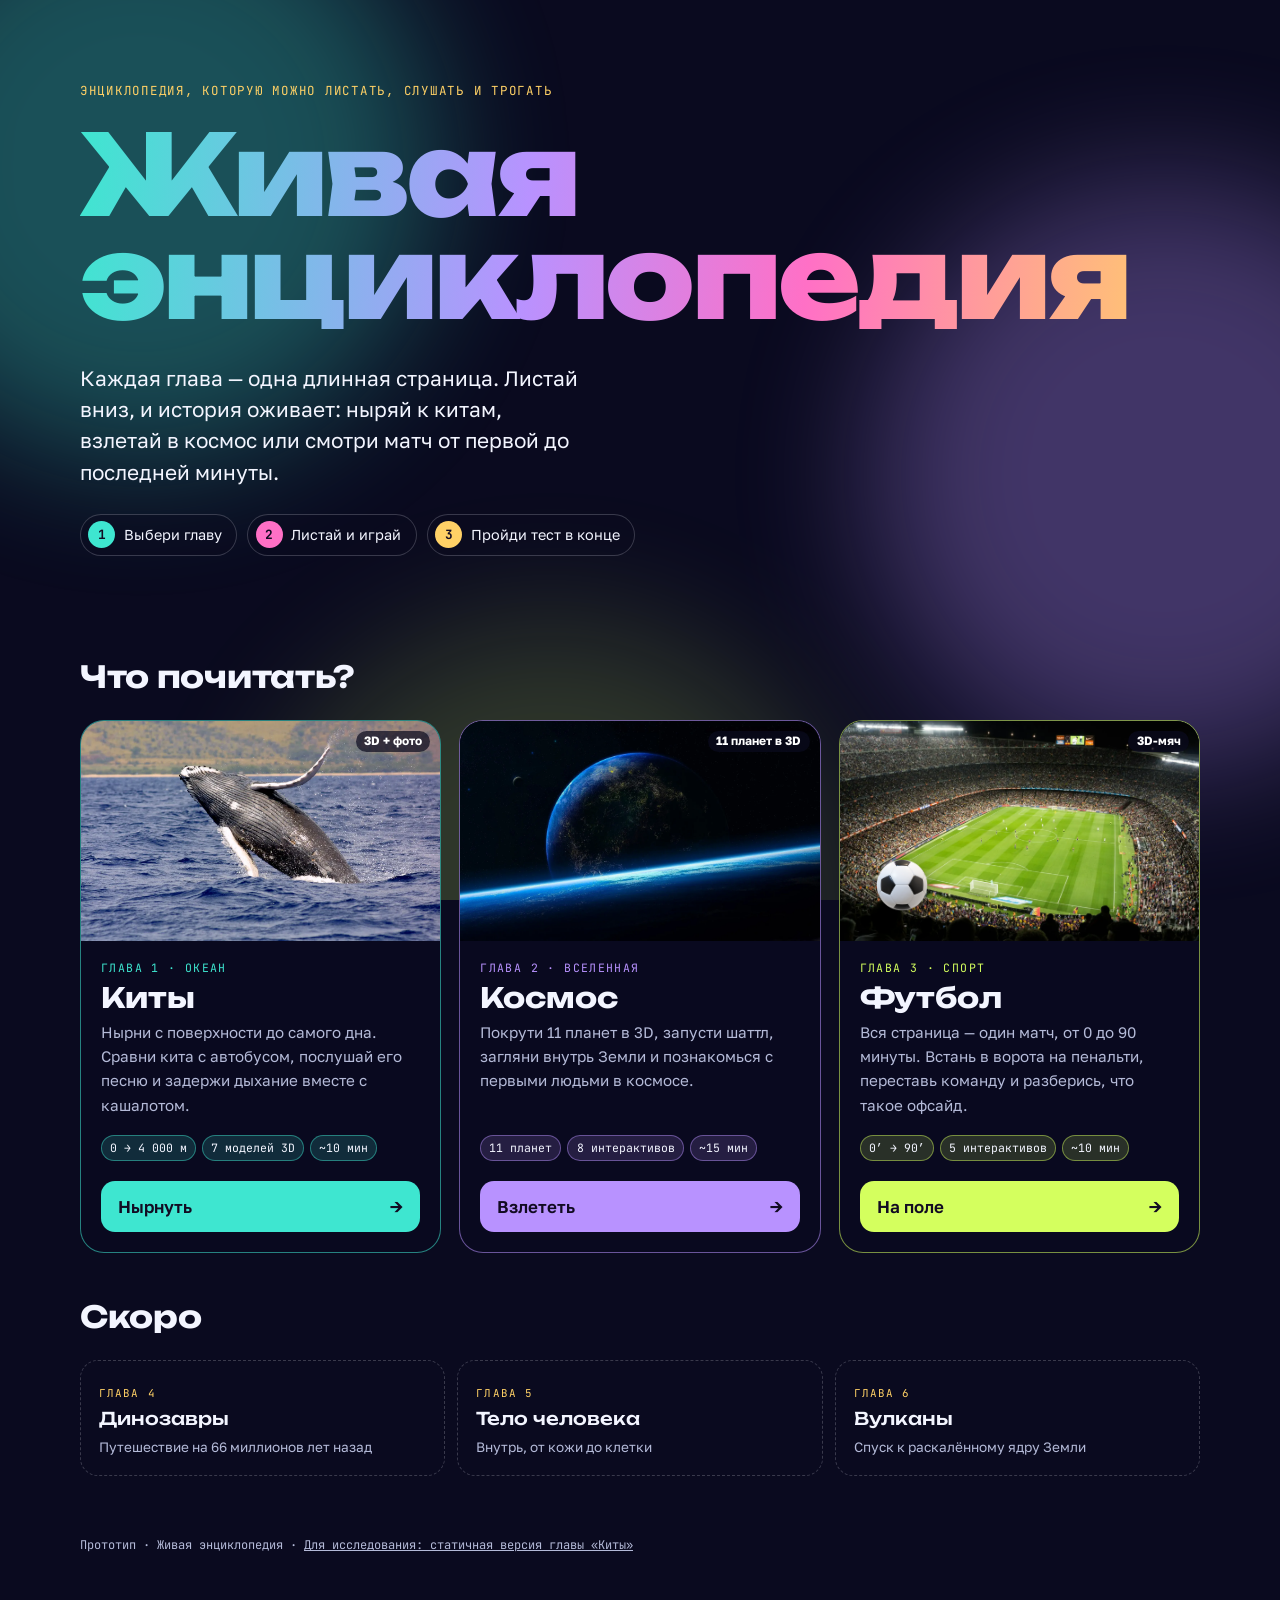
<file: index.html>
<!DOCTYPE html>
<html lang="ru">
<head>
<meta charset="utf-8">
<meta name="viewport" content="width=device-width, initial-scale=1, viewport-fit=cover">
<style>:root{padding-top:env(safe-area-inset-top,0px);padding-bottom:env(safe-area-inset-bottom,0px)}body{margin:0}img{max-width:100%}[hidden]{display:none!important}html,body{overflow-x:clip}</style>
<title>Живая энциклопедия</title>
<meta name="claude:viewport-fit-sides" content="cover">
<link rel="preconnect" href="https://fonts.googleapis.com">
<link rel="preconnect" href="https://fonts.gstatic.com" crossorigin>
<link rel="stylesheet" href="https://fonts.googleapis.com/css2?family=Unbounded:wght@500;700;800&family=Golos+Text:wght@400;500;600&family=JetBrains+Mono:wght@400;600&display=swap">
<style>
/* Layout: the cover of a book. Big title, then chapters as illustrated "tabs" — each card is a tiny live window into its chapter's world. Single committed night look shared with the chapters. */
:root{
  color-scheme: dark;
  --night:#0a0a1f;
  --ink:#f3f5ff;
  --ink-dim:#b4bad8;
  --line:rgba(243,245,255,.2);
  --coral:#ff7a6b;--aqua:#3ee6d0;--violet:#b892ff;--pink:#ff70c6;--sun:#ffd166;--lime:#d4ff5e;
  --f-display:"Unbounded","Arial Black",system-ui,sans-serif;
  --f-body:"Golos Text","Segoe UI",system-ui,-apple-system,sans-serif;
  --f-mono:"JetBrains Mono",ui-monospace,"SFMono-Regular",Menlo,monospace;
}
body{margin:0;background:var(--night);color:var(--ink);font-family:var(--f-body);font-size:1.0625rem;line-height:1.6;overflow-x:hidden}
.glow{position:fixed;inset:0;z-index:0;pointer-events:none;overflow:hidden}
.glow i{position:absolute;width:46vmax;height:46vmax;border-radius:50%;filter:blur(70px);opacity:.32;animation:drift 18s ease-in-out infinite alternate}
.glow i:nth-child(1){background:var(--aqua);left:-12vmax;top:-10vmax}
.glow i:nth-child(2){background:var(--violet);right:-14vmax;top:20vh;animation-delay:-6s}
.glow i:nth-child(3){background:var(--lime);left:20vw;bottom:-24vmax;opacity:.18;animation-delay:-11s}
@keyframes drift{to{transform:translate(6vmax,4vmax) scale(1.1)}}
.wrap{position:relative;z-index:1;max-width:1120px;margin:0 auto;padding-left:max(16px,env(safe-area-inset-left,0px));padding-right:max(16px,env(safe-area-inset-right,0px))}

header{padding-block:clamp(48px,9vh,100px) 40px}
.eyebrow{font-family:var(--f-mono);font-size:.78rem;letter-spacing:.14em;text-transform:uppercase;color:var(--sun)}
h1{font-family:var(--f-display);font-weight:800;font-size:clamp(2.8rem,10vw,7rem);line-height:.92;letter-spacing:-.035em;margin:.2em 0 .3em;text-wrap:balance;
  background:linear-gradient(95deg,var(--aqua),var(--violet) 40%,var(--pink) 65%,var(--sun));-webkit-background-clip:text;background-clip:text;color:transparent}
.lead{font-size:1.3rem;line-height:1.5;max-width:34rem;margin:0;text-wrap:pretty}
.how{display:flex;flex-wrap:wrap;gap:10px;margin-top:26px;padding:0;list-style:none}
.how li{display:flex;align-items:center;gap:.6em;border:1px solid var(--line);border-radius:999px;padding:.45em 1em .45em .5em;font-size:.9rem;background:rgba(10,10,31,.4)}
.how b{display:grid;place-items:center;width:1.7rem;height:1.7rem;border-radius:50%;background:var(--c);color:#120b22;font-family:var(--f-mono);font-size:.8rem}

h2{font-family:var(--f-display);font-weight:700;font-size:clamp(1.4rem,4vw,1.9rem);margin:40px 0 18px;letter-spacing:-.01em}
.grid{display:grid;grid-template-columns:repeat(auto-fit,minmax(min(100%,300px),1fr));gap:18px}
.card{position:relative;display:flex;flex-direction:column;border-radius:24px;overflow:hidden;text-decoration:none;color:var(--ink);background:rgba(10,10,31,.55);border:1.5px solid color-mix(in srgb,var(--acc) 55%,transparent);transition:transform .25s ease,box-shadow .25s ease,border-color .2s}
.card:hover{transform:translateY(-6px) rotate(-.6deg);border-color:var(--acc);box-shadow:0 18px 50px color-mix(in srgb,var(--acc) 30%,transparent)}
.card:focus-visible{outline:3px solid var(--acc);outline-offset:4px}
.scene{position:relative;height:220px;overflow:hidden}
.scene .bgph{position:absolute;inset:0;width:100%;height:100%;object-fit:cover;transition:transform .6s}
.card:hover .scene .bgph{transform:scale(1.06)}
.scene .float{position:absolute;filter:drop-shadow(0 12px 20px rgba(0,0,0,.5));animation:floaty 6s ease-in-out infinite alternate}
@keyframes floaty{to{transform:translateY(-10px) rotate(4deg)}}
.badge3d{position:absolute;z-index:3;top:10px;right:10px;font:700 12px/1 "Golos Text",sans-serif;background:rgba(10,10,31,.7);color:#fff;padding:.4em .7em;border-radius:999px}
.info{display:flex;flex-direction:column;gap:6px;padding:18px 20px 20px;flex:1}
.num{font-family:var(--f-mono);font-size:.72rem;letter-spacing:.12em;text-transform:uppercase;color:var(--acc)}
.card h3{font-family:var(--f-display);font-weight:700;font-size:1.75rem;margin:0;line-height:1.1}
.card p{margin:0;color:var(--ink-dim);font-size:.95rem}
.meta{display:flex;flex-wrap:wrap;gap:6px;margin-top:auto;padding-top:12px}
.meta span{font-family:var(--f-mono);font-size:.72rem;border-radius:999px;padding:.25em .7em;background:color-mix(in srgb,var(--acc) 16%,transparent);border:1px solid color-mix(in srgb,var(--acc) 45%,transparent)}
.go{display:flex;align-items:center;justify-content:space-between;margin-top:14px;padding:.7em 1em;border-radius:14px;background:var(--acc);color:#120b22;font-weight:600}
.go span{transition:transform .2s}
.card:hover .go span{transform:translateX(4px)}

/* whale scene */
.s-whale{background:linear-gradient(#2fa6c7,#11507e 70%,#0a2a55)}
.s-whale::before{content:"";position:absolute;inset:-20% -30% 30%;background:repeating-linear-gradient(100deg,transparent 0 40px,rgba(220,255,250,.15) 40px 70px,transparent 70px 120px);animation:sway 7s ease-in-out infinite alternate}
@keyframes sway{to{transform:translateX(30px) skewX(5deg)}}
.s-whale svg{position:absolute;left:0;top:50px;width:78%;animation:swim 9s ease-in-out infinite alternate}
@keyframes swim{from{transform:translateX(-6%) translateY(0)}to{transform:translateX(30%) translateY(10px)}}
.bub{position:absolute;bottom:-20px;width:10px;height:10px;border-radius:50%;border:1.5px solid rgba(230,255,252,.8);animation:rise 5s linear infinite}
.bub:nth-of-type(1){left:70%;animation-delay:0s}.bub:nth-of-type(2){left:80%;width:6px;height:6px;animation-delay:-2s}.bub:nth-of-type(3){left:88%;width:14px;height:14px;animation-delay:-3.5s}
@keyframes rise{to{transform:translateY(-230px)}}
/* space scene */
.s-space{background:radial-gradient(circle at 80% 20%,rgba(184,146,255,.5),transparent 55%),linear-gradient(#0b0626,#1a0f45)}
.s-space .stars{position:absolute;inset:0;background:
  radial-gradient(1.5px 1.5px at 10% 20%,#fff 99%,transparent),radial-gradient(1px 1px at 25% 70%,#fff 99%,transparent),radial-gradient(2px 2px at 40% 35%,#ffd166 99%,transparent),radial-gradient(1px 1px at 55% 80%,#fff 99%,transparent),radial-gradient(1.5px 1.5px at 70% 12%,#fff 99%,transparent),radial-gradient(1px 1px at 85% 60%,#3ee6d0 99%,transparent),radial-gradient(1.5px 1.5px at 92% 88%,#fff 99%,transparent),radial-gradient(1px 1px at 5% 90%,#ff70c6 99%,transparent),radial-gradient(1px 1px at 33% 8%,#fff 99%,transparent),radial-gradient(1.5px 1.5px at 62% 50%,#fff 99%,transparent);animation:twinkle 3s ease-in-out infinite alternate}
@keyframes twinkle{to{opacity:.5}}
.planet{position:absolute;right:16%;top:34px;width:96px;height:96px;border-radius:50%;background:radial-gradient(circle at 35% 30%,#ffab70,#c8553d 60%,#5a1a10);box-shadow:0 0 40px rgba(255,120,60,.5)}
.planet::after{content:"";position:absolute;left:-30%;right:-30%;top:44%;height:12px;border-radius:50%;border:3px solid rgba(255,209,102,.8);transform:rotate(-14deg)}
.rocket{position:absolute;left:18%;bottom:-40px;width:34px;animation:fly 4.5s ease-in infinite}
@keyframes fly{0%{transform:translateY(0)}100%{transform:translateY(-260px)}}
/* football scene */
.s-ball{background:#0b1a0a}
.s-ball .lines{position:absolute;inset:0}
.ball{position:absolute;left:10%;bottom:30px;width:52px;height:52px;z-index:1;filter:drop-shadow(0 8px 10px rgba(0,0,0,.5));animation:bounce 2.6s ease-in-out infinite}
.ball img{animation:spin 1s linear infinite}
@keyframes bounce{0%{transform:translate(0,0)}25%{transform:translate(70px,-90px)}50%{transform:translate(140px,0)}75%{transform:translate(210px,-60px)}100%{transform:translate(0,0)}}
@keyframes spin{to{transform:rotate(360deg)}}
.pl{position:absolute;width:20px;height:20px;border-radius:50%;border:2px solid #fff}
.pl.a{background:var(--coral)} .pl.b{background:#5cb2ff}
.pl:nth-of-type(1){left:62%;top:40px;animation:run1 4s ease-in-out infinite alternate}
.pl:nth-of-type(2){left:78%;top:110px;animation:run2 5s ease-in-out infinite alternate}
.pl:nth-of-type(3){left:40%;top:70px;animation:run2 4.5s ease-in-out infinite alternate-reverse}
@keyframes run1{to{transform:translate(-40px,30px)}}
@keyframes run2{to{transform:translate(30px,-35px)}}

/* coming soon */
.soon{display:grid;grid-template-columns:repeat(auto-fit,minmax(min(100%,200px),1fr));gap:12px}
.soon div{border:1.5px dashed var(--line);border-radius:18px;padding:16px 18px}
.soon b{display:block;font-family:var(--f-display);font-weight:500;font-size:1.1rem}
.soon span{font-size:.85rem;color:var(--ink-dim)}
.soon em{font-style:normal;font-family:var(--f-mono);font-size:.68rem;letter-spacing:.1em;text-transform:uppercase;color:var(--sun)}
footer{padding-block:60px 80px;font-family:var(--f-mono);font-size:.75rem;color:var(--ink-dim)}
@media (prefers-reduced-motion:reduce){*{animation:none!important;transition:none!important}}
</style>
</head>
<body>


<div class="glow" aria-hidden="true"><i></i><i></i><i></i></div>

<div class="wrap">
  <header>
    <div class="eyebrow">Энциклопедия, которую можно листать, слушать и трогать</div>
    <h1>Живая энциклопедия</h1>
    <p class="lead">Каждая глава — одна длинная страница. Листай вниз, и история оживает: ныряй к китам, взлетай в космос или смотри матч от первой до последней минуты.</p>
    <ol class="how">
      <li style="--c:var(--aqua)"><b>1</b>Выбери главу</li>
      <li style="--c:var(--pink)"><b>2</b>Листай и играй</li>
      <li style="--c:var(--sun)"><b>3</b>Пройди тест в конце</li>
    </ol>
  </header>

  <h2>Что почитать?</h2>
  <div class="grid">
    <a class="card" href="kity.html" style="--acc:var(--aqua)">
      <div class="scene s-whale" aria-hidden="true">
        <img class="bgph" src="img/noaa-humpback-whale.webp" alt=""><span class="badge3d">3D + фото</span>
        <span class="bub"></span><span class="bub"></span><span class="bub"></span>
      </div>
      <div class="info">
        <div class="num">Глава 1 · Океан</div>
        <h3>Киты</h3>
        <p>Нырни с поверхности до самого дна. Сравни кита с автобусом, послушай его песню и задержи дыхание вместе с кашалотом.</p>
        <div class="meta"><span>0 → 4 000 м</span><span>7 моделей 3D</span><span>~10 мин</span></div>
        <div class="go">Нырнуть <span>→</span></div>
      </div>
    </a>

    <a class="card" href="kosmos.html" style="--acc:var(--violet)">
      <div class="scene s-space" aria-hidden="true">
        <img class="bgph" src="img/hero-earth.webp" alt=""><span class="badge3d">11 планет в 3D</span>
      </div>
      <div class="info">
        <div class="num">Глава 2 · Вселенная</div>
        <h3>Космос</h3>
        <p>Покрути 11 планет в 3D, запусти шаттл, загляни внутрь Земли и познакомься с первыми людьми в космосе.</p>
        <div class="meta"><span>11 планет</span><span>8 интерактивов</span><span>~15 мин</span></div>
        <div class="go">Взлететь <span>→</span></div>
      </div>
    </a>

    <a class="card" href="futbol.html" style="--acc:var(--lime)">
      <div class="scene s-ball" aria-hidden="true">
        <img class="bgph" src="img/fb-stadium-night.webp" alt="">
        <div class="ball"><img src="img/poster/ball.webp" alt="" style="width:100%;height:100%"></div><span class="badge3d">3D-мяч</span>
      </div>
      <div class="info">
        <div class="num">Глава 3 · Спорт</div>
        <h3>Футбол</h3>
        <p>Вся страница — один матч, от 0 до 90 минуты. Встань в ворота на пенальти, переставь команду и разберись, что такое офсайд.</p>
        <div class="meta"><span>0′ → 90′</span><span>5 интерактивов</span><span>~10 мин</span></div>
        <div class="go">На поле <span>→</span></div>
      </div>
    </a>
  </div>

  <h2>Скоро</h2>
  <div class="soon">
    <div><em>Глава 4</em><b>Динозавры</b><span>Путешествие на 66 миллионов лет назад</span></div>
    <div><em>Глава 5</em><b>Тело человека</b><span>Внутрь, от кожи до клетки</span></div>
    <div><em>Глава 6</em><b>Вулканы</b><span>Спуск к раскалённому ядру Земли</span></div>
  </div>

  <footer>Прототип · Живая энциклопедия · <a href="kity-static.html" style="color:inherit">Для исследования: статичная версия главы «Киты»</a></footer>
</div>

</body>
</html>
</file>
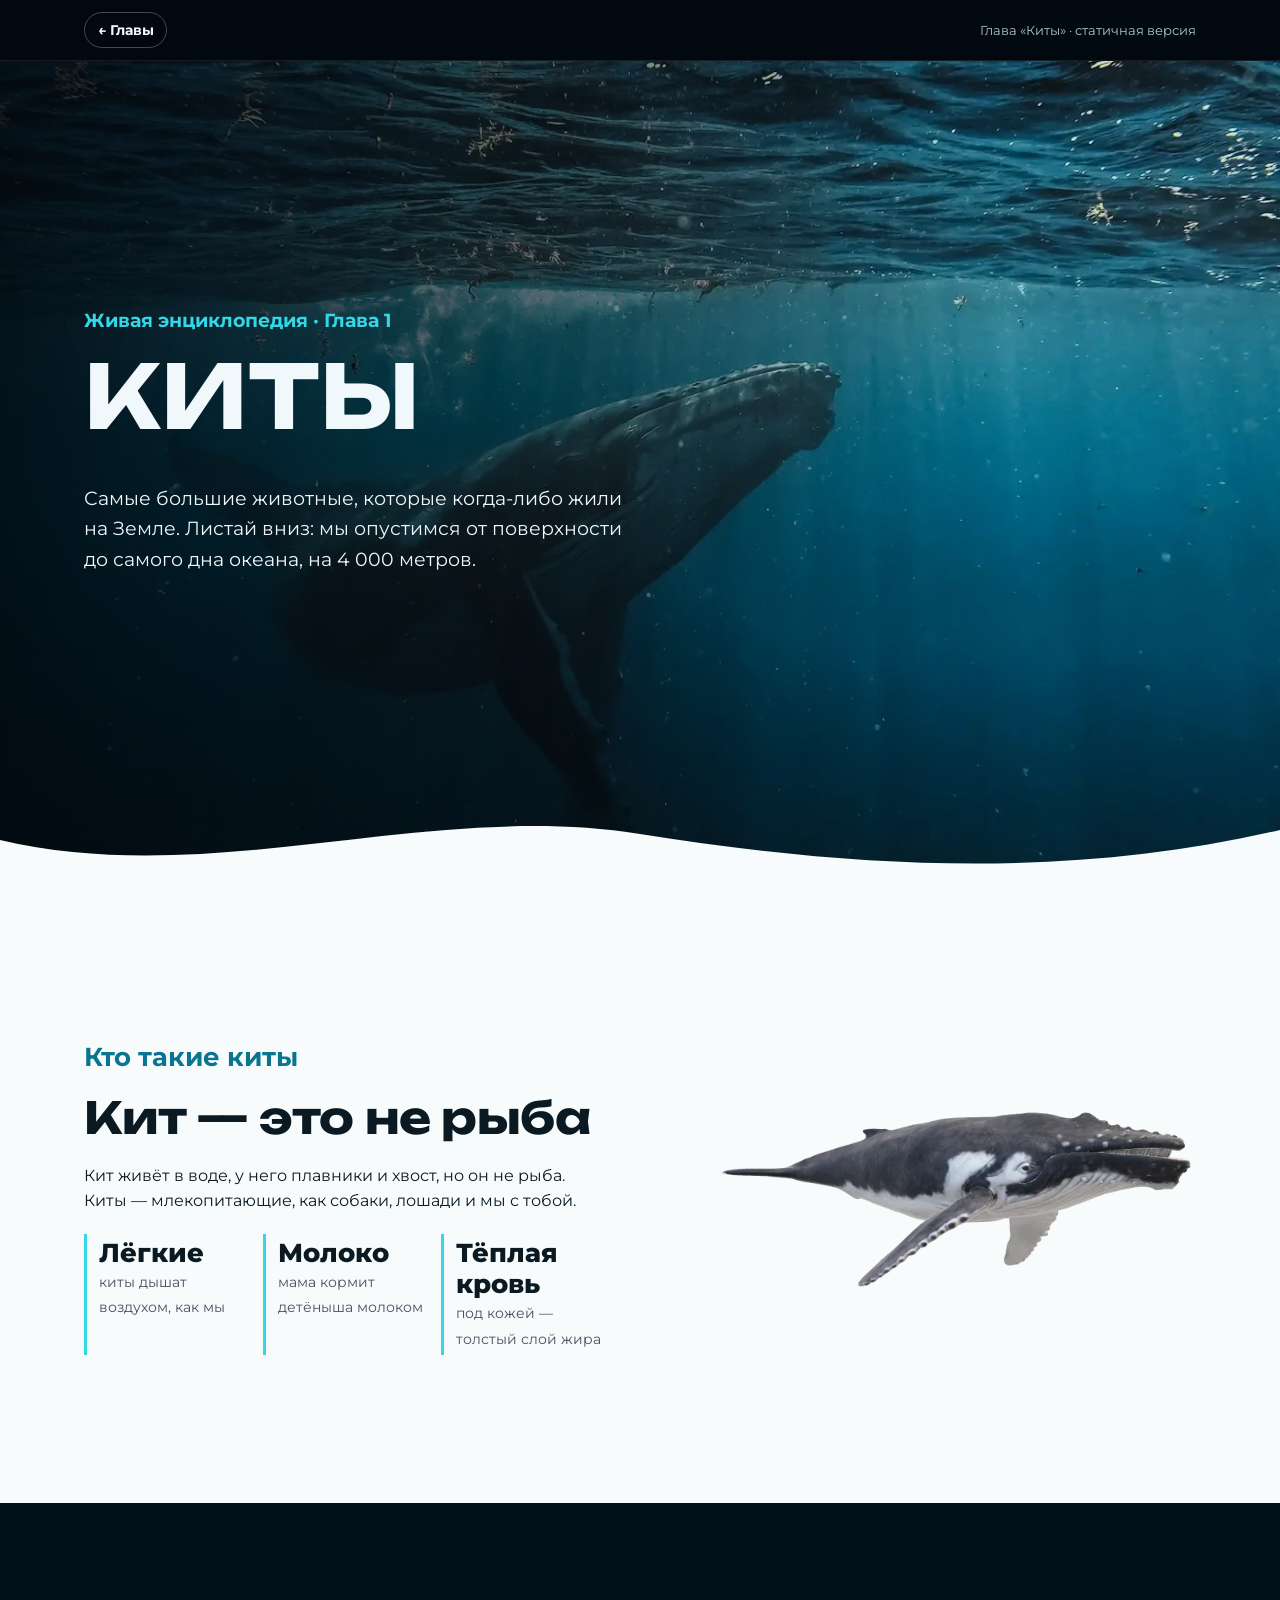
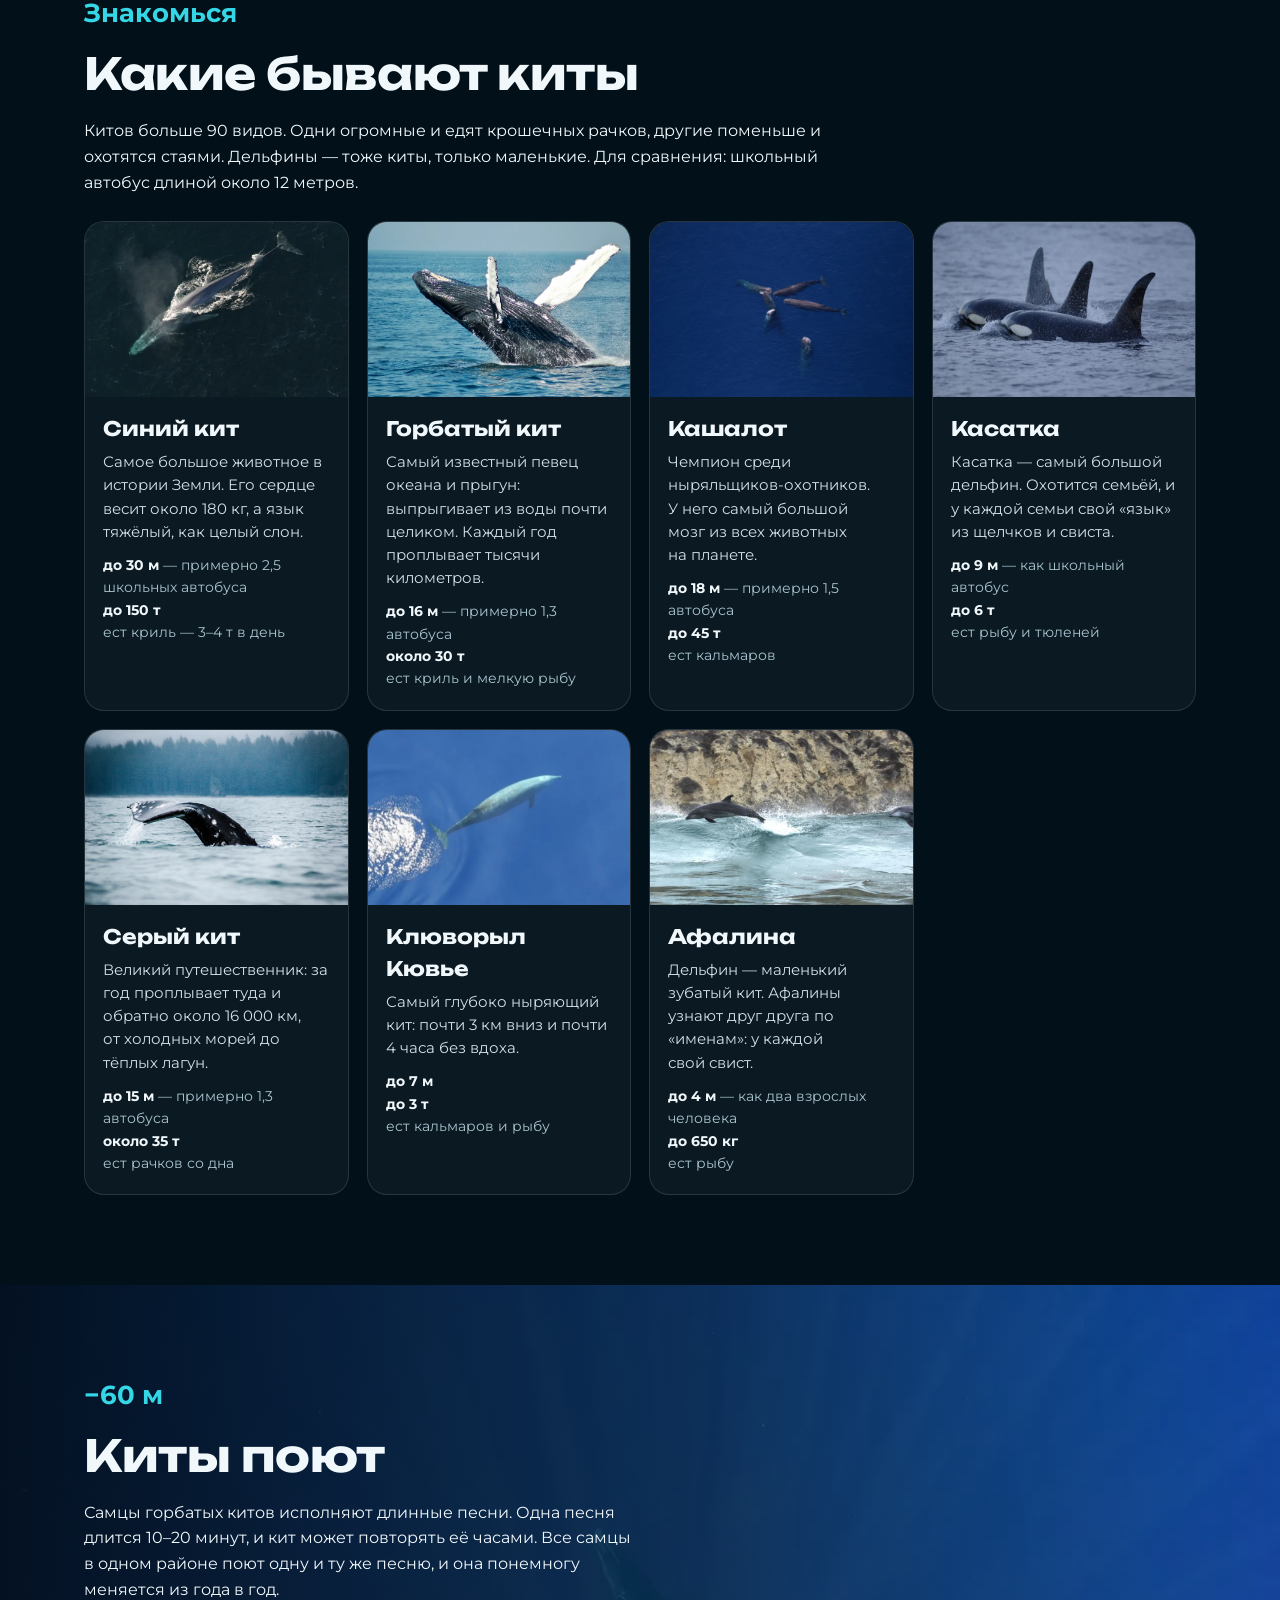
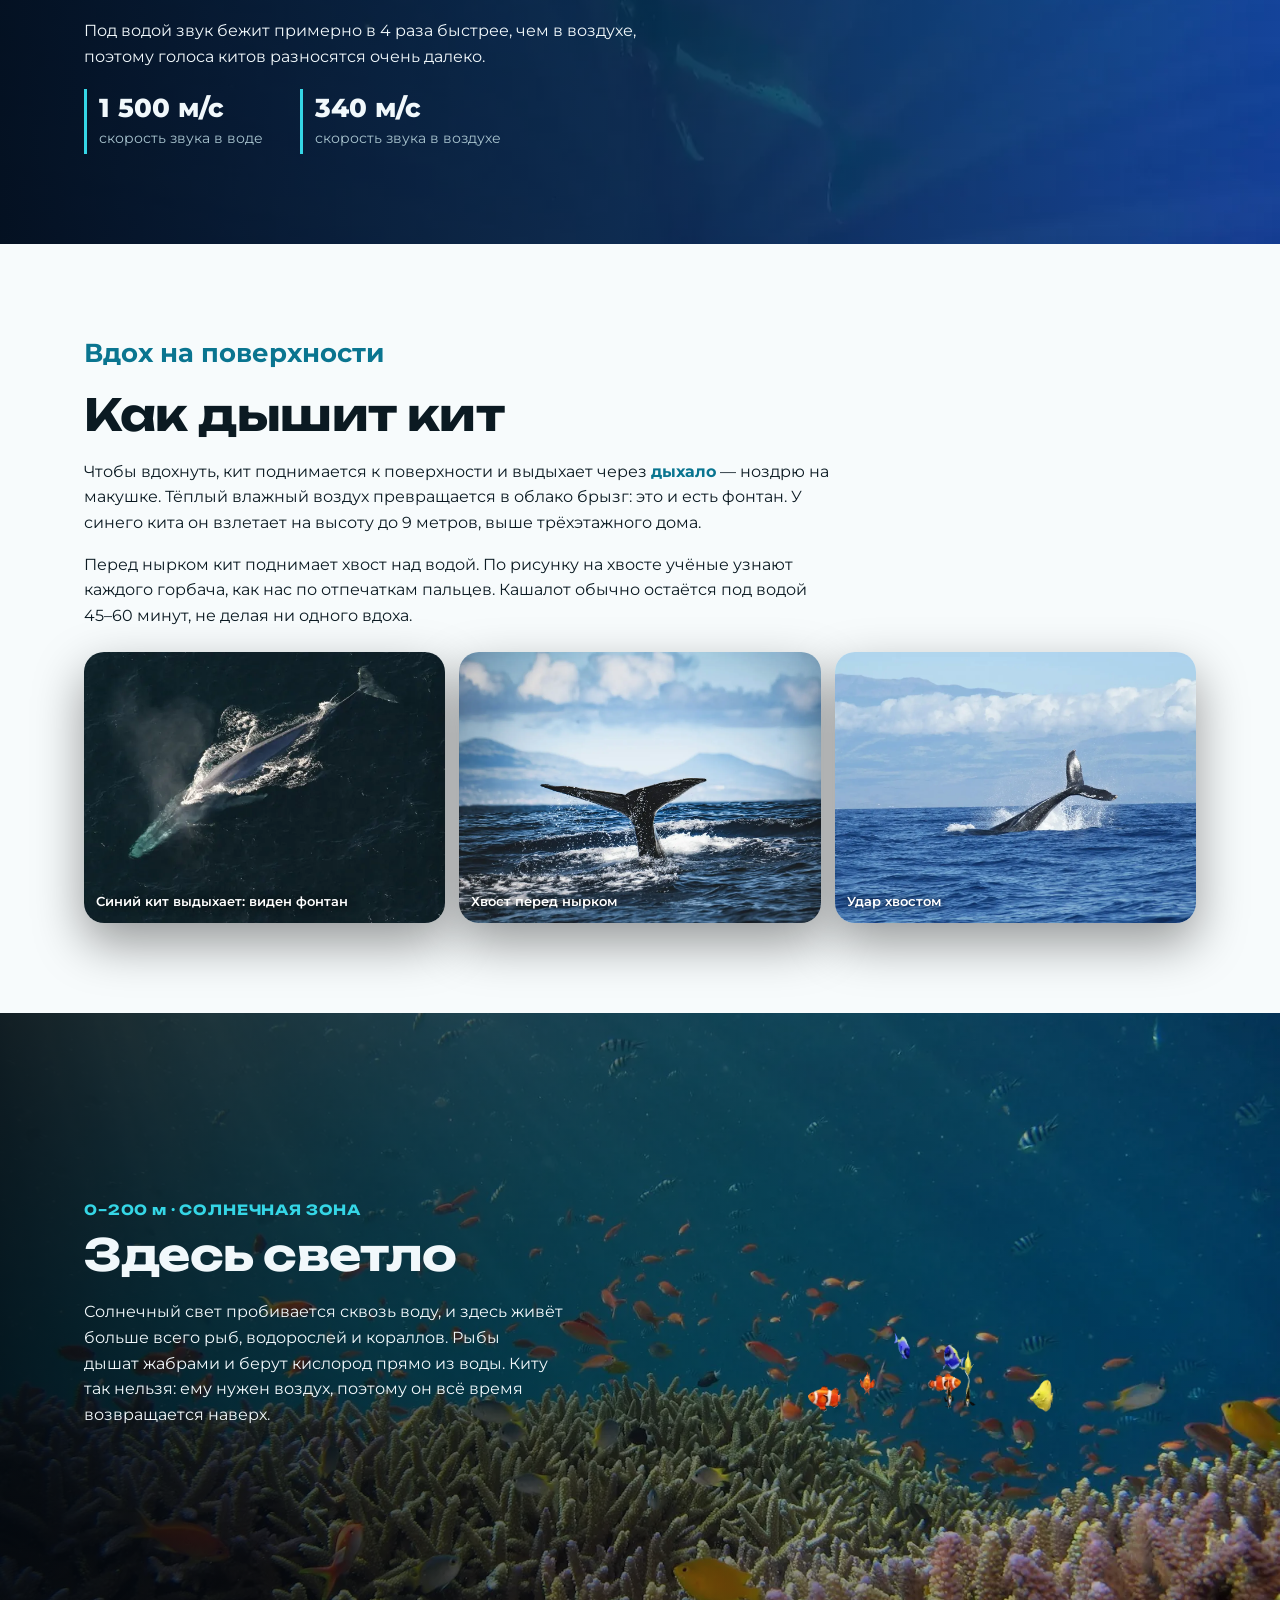
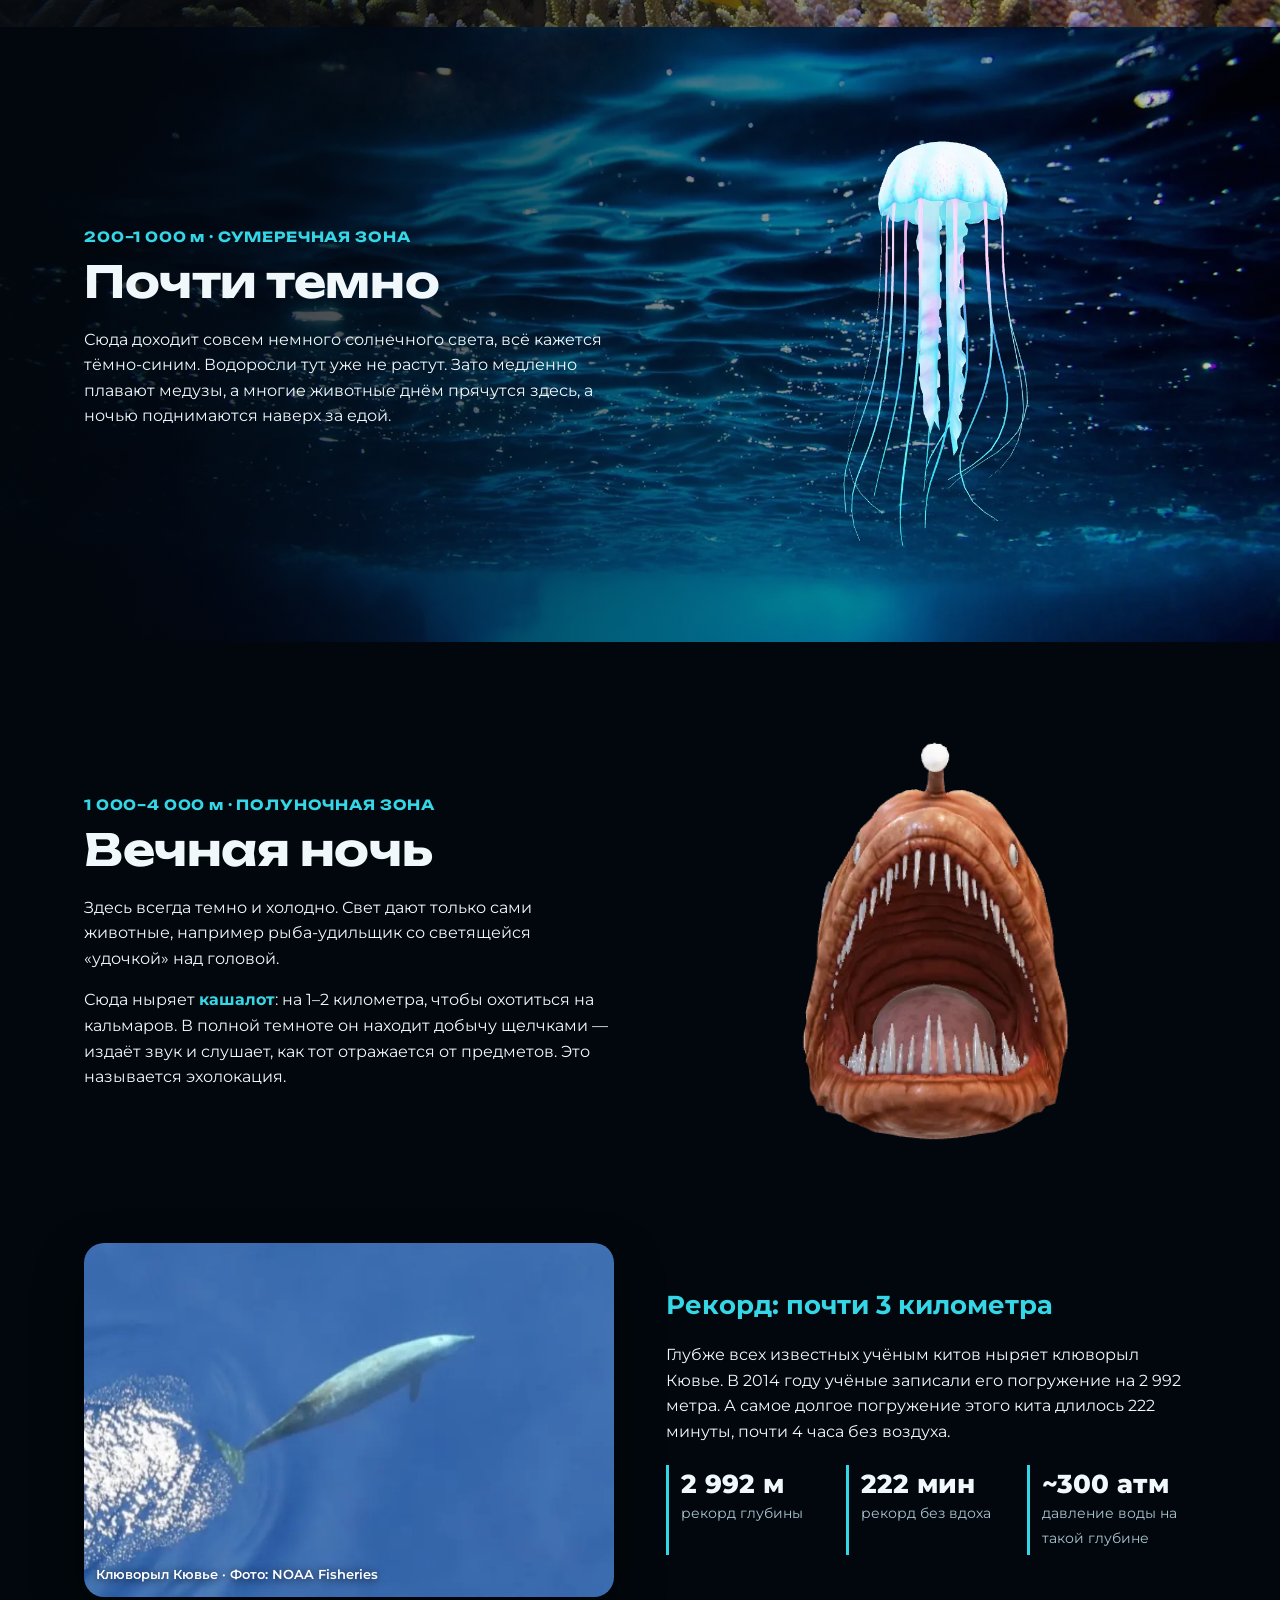
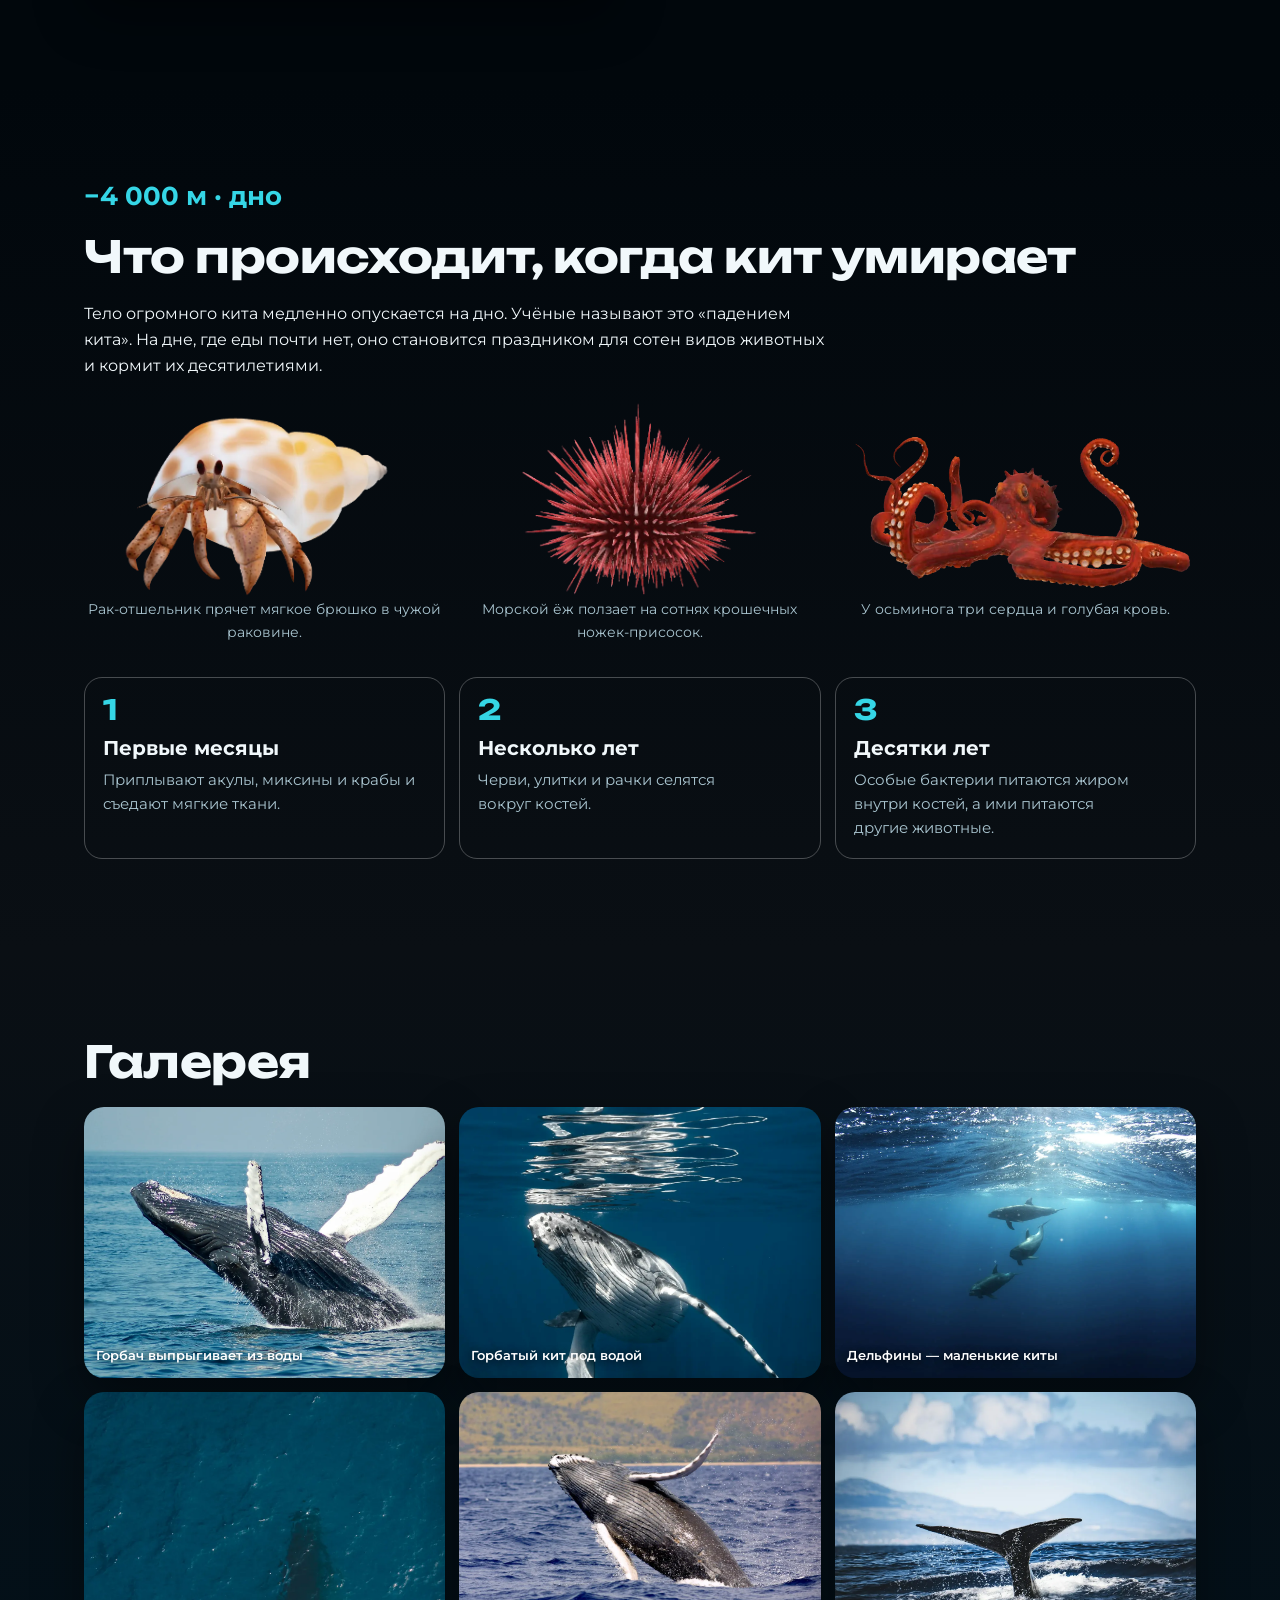
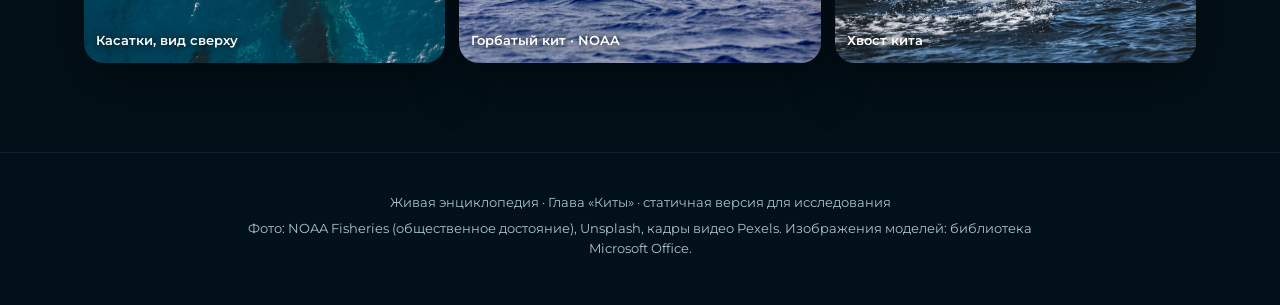
<file: kity-static.html>
<!DOCTYPE html>
<html lang="ru">
<head>
<meta charset="utf-8">
<meta name="viewport" content="width=device-width, initial-scale=1, viewport-fit=cover">
<title>Киты (статичная версия) — Живая энциклопедия</title>
<link rel="preconnect" href="https://fonts.googleapis.com">
<link rel="preconnect" href="https://fonts.gstatic.com" crossorigin>
<link rel="stylesheet" href="https://fonts.googleapis.com/css2?family=Unbounded:wght@500;700;800&family=Montserrat:wght@400;500;600;700;800&display=swap">
<link rel="stylesheet" href="css/chapter.css">
<style>
/* Control condition for the study: the same text, photos and design as kity.html,
   but nothing moves and nothing can be clicked, dragged or played. No video, no 3D, no sound, no quiz. */
:root{color-scheme:dark;--bg:#021019;--ink:#f1f8fb;--dim:#a9c4cf;--acc:#35d6e6;--accInk:#022029;--accDeep:#0a7590;--line:rgba(255,255,255,.26);--paper:#f7fbfc;--paperInk:#0b1a22;
--fd:"Unbounded","Arial Black",system-ui,sans-serif;--fb:"Montserrat",system-ui,-apple-system,"Segoe UI",sans-serif}
.nav .static{font-size:13px;color:var(--dim);margin-left:auto}
.hero{background-image:url(img/oc-hero.webp);background-position:60% center}
.still{display:block;width:100%;height:clamp(260px,34vw,440px);object-fit:contain}
.zone{min-height:auto}
.zone .tag{display:inline-block;font-family:var(--fd);font-weight:700;color:var(--acc);font-size:14px;letter-spacing:.06em;margin-bottom:10px}
.z-sun{background-image:url(img/oc-reef.webp)}
.z-twi{background-image:url(img/oc-twilight.webp)}
.z-mid{background:#01070c}.z-mid::before{display:none}
.songs{background-image:url(vid/whale-rays.webp);--shade:linear-gradient(90deg,rgba(2,12,22,.92),rgba(2,12,22,.6) 55%,rgba(2,12,22,.15))}
.species{display:grid;grid-template-columns:repeat(auto-fill,minmax(240px,1fr));gap:18px;margin-top:26px}
.sp{background:rgba(255,255,255,.04);border:1px solid rgba(255,255,255,.12);border-radius:20px;overflow:hidden}
.sp img{width:100%;aspect-ratio:3/2;object-fit:cover}
.sp div{padding:16px 18px 20px}
.sp h3{font-family:var(--fd);font-weight:700;font-size:20px;margin:0 0 6px}
.sp p{font-size:14.5px;color:#cfe0e6;margin:0 0 10px}
.sp ul{list-style:none;padding:0;margin:0;font-size:14px;color:var(--dim)}
.sp li b{color:var(--ink)}
.blow{display:grid;grid-template-columns:repeat(3,minmax(0,1fr));gap:14px;margin-top:24px}
.blow .pic{aspect-ratio:4/3}
@media(max-width:700px){.blow{grid-template-columns:1fr}}
.record{display:grid;grid-template-columns:minmax(0,1fr) minmax(0,1fr);gap:clamp(20px,4vw,56px);align-items:center;margin-top:clamp(40px,6vw,80px)}
@media(max-width:820px){.record{grid-template-columns:1fr}}
.record .pic{aspect-ratio:3/2}
.floor{background:linear-gradient(180deg,#01070c,#0a0f14)}
.critters{display:grid;grid-template-columns:repeat(3,minmax(0,1fr));gap:14px;margin-top:20px}
@media(max-width:700px){.critters{grid-template-columns:1fr}}
.critters figure{margin:0;text-align:center}
.critters img{width:100%;height:200px;object-fit:contain}
.critters figcaption{font-size:14px;color:var(--dim)}
.steps{display:grid;grid-template-columns:repeat(3,minmax(0,1fr));gap:14px;margin-top:34px}
@media(max-width:760px){.steps{grid-template-columns:1fr}}
.step{border:1px solid var(--line);border-radius:18px;padding:18px}
.step b{display:block;font-family:var(--fd);color:var(--acc);font-size:28px;line-height:1}
.step h3{margin:.4em 0 .2em}
.step p{font-size:15px;color:var(--dim);margin:0}
.gallery2{display:grid;grid-template-columns:repeat(3,minmax(0,1fr));gap:14px;margin-top:20px}
.gallery2 .pic{aspect-ratio:4/3}
@media(max-width:700px){.gallery2{grid-template-columns:1fr 1fr}}
</style>
</head>
<body>

<nav class="nav" aria-label="Глава">
  <div class="wrap">
    <a class="home" href="index.html">← Главы</a>
    <span class="static">Глава «Киты» · статичная версия</span>
  </div>
</nav>

<header class="hero">
  <div class="wrap">
    <p class="kicker">Живая энциклопедия · Глава 1</p>
    <h1>Киты</h1>
    <p>Самые большие животные, которые когда-либо жили на Земле. Листай вниз: мы опустимся от поверхности до самого дна океана, на 4 000 метров.</p>
  </div>
  <svg class="wave" viewBox="0 0 1440 90" preserveAspectRatio="none" aria-hidden="true"><path d="M0 40 C 240 90 480 0 720 34 S 1200 80 1440 30 V90 H0Z"/></svg>
</header>

<section class="band paper">
  <div class="wrap split">
    <div>
      <p class="kicker" style="color:var(--accDeep)">Кто такие киты</p>
      <h2>Кит — это не рыба</h2>
      <p>Кит живёт в воде, у него плавники и хвост, но он не рыба. Киты — млекопитающие, как собаки, лошади и мы с тобой.</p>
      <div class="facts">
        <div class="fact"><b>Лёгкие</b><span>киты дышат воздухом, как мы</span></div>
        <div class="fact"><b>Молоко</b><span>мама кормит детёныша молоком</span></div>
        <div class="fact"><b>Тёплая кровь</b><span>под кожей — толстый слой жира</span></div>
      </div>
    </div>
    <img class="still" src="img/poster/whale.webp" alt="Горбатый кит">
  </div>
</section>

<section class="band dark">
  <div class="wrap">
    <p class="kicker">Знакомься</p>
    <h2>Какие бывают киты</h2>
    <p>Китов больше 90 видов. Одни огромные и едят крошечных рачков, другие поменьше и охотятся стаями. Дельфины — тоже киты, только маленькие. Для сравнения: школьный автобус длиной около 12 метров.</p>
    <div class="species">
      <article class="sp"><img src="img/noaa-blue-whale.webp" alt="Синий кит"><div><h3>Синий кит</h3><p>Самое большое животное в истории Земли. Его сердце весит около 180 кг, а язык тяжёлый, как целый слон.</p><ul><li><b>до 30 м</b> — примерно 2,5 школьных автобуса</li><li><b>до 150 т</b></li><li>ест криль — 3–4 т в день</li></ul></div></article>
      <article class="sp"><img src="img/oc-breach.webp" alt="Горбатый кит"><div><h3>Горбатый кит</h3><p>Самый известный певец океана и прыгун: выпрыгивает из воды почти целиком. Каждый год проплывает тысячи километров.</p><ul><li><b>до 16 м</b> — примерно 1,3 автобуса</li><li><b>около 30 т</b></li><li>ест криль и мелкую рыбу</li></ul></div></article>
      <article class="sp"><img src="img/noaa-sperm-whale.webp" alt="Кашалоты"><div><h3>Кашалот</h3><p>Чемпион среди ныряльщиков-охотников. У него самый большой мозг из всех животных на планете.</p><ul><li><b>до 18 м</b> — примерно 1,5 автобуса</li><li><b>до 45 т</b></li><li>ест кальмаров</li></ul></div></article>
      <article class="sp"><img src="img/noaa-killer-whale.webp" alt="Касатки"><div><h3>Касатка</h3><p>Касатка — самый большой дельфин. Охотится семьёй, и у каждой семьи свой «язык» из щелчков и свиста.</p><ul><li><b>до 9 м</b> — как школьный автобус</li><li><b>до 6 т</b></li><li>ест рыбу и тюленей</li></ul></div></article>
      <article class="sp"><img src="img/noaa-gray-whale.webp" alt="Серый кит"><div><h3>Серый кит</h3><p>Великий путешественник: за год проплывает туда и обратно около 16 000 км, от холодных морей до тёплых лагун.</p><ul><li><b>до 15 м</b> — примерно 1,3 автобуса</li><li><b>около 35 т</b></li><li>ест рачков со дна</li></ul></div></article>
      <article class="sp"><img src="img/noaa-cuviers-beaked-whale.webp" alt="Клюворыл Кювье"><div><h3>Клюворыл Кювье</h3><p>Самый глубоко ныряющий кит: почти 3 км вниз и почти 4 часа без вдоха.</p><ul><li><b>до 7 м</b></li><li><b>до 3 т</b></li><li>ест кальмаров и рыбу</li></ul></div></article>
      <article class="sp"><img src="img/noaa-common-bottlenose-dolphin.webp" alt="Афалина"><div><h3>Афалина</h3><p>Дельфин — маленький зубатый кит. Афалины узнают друг друга по «именам»: у каждой свой свист.</p><ul><li><b>до 4 м</b> — как два взрослых человека</li><li><b>до 650 кг</b></li><li>ест рыбу</li></ul></div></article>
    </div>
  </div>
</section>

<section class="band photo-bg songs">
  <div class="wrap">
    <div style="max-width:560px">
      <p class="kicker">−60 м</p>
      <h2>Киты поют</h2>
      <p>Самцы горбатых китов исполняют длинные песни. Одна песня длится 10–20 минут, и кит может повторять её часами. Все самцы в одном районе поют одну и ту же песню, и она понемногу меняется из года в год.</p>
      <p>Под водой звук бежит примерно в 4 раза быстрее, чем в воздухе, поэтому голоса китов разносятся очень далеко.</p>
      <div class="facts" style="max-width:420px">
        <div class="fact"><b>1 500 м/с</b><span>скорость звука в воде</span></div>
        <div class="fact"><b>340 м/с</b><span>скорость звука в воздухе</span></div>
      </div>
    </div>
  </div>
</section>

<section class="band paper">
  <div class="wrap">
    <p class="kicker" style="color:var(--accDeep)">Вдох на поверхности</p>
    <h2>Как дышит кит</h2>
    <p>Чтобы вдохнуть, кит поднимается к поверхности и выдыхает через <span class="hl">дыхало</span> — ноздрю на макушке. Тёплый влажный воздух превращается в облако брызг: это и есть фонтан. У синего кита он взлетает на высоту до 9 метров, выше трёхэтажного дома.</p>
    <p>Перед нырком кит поднимает хвост над водой. По рисунку на хвосте учёные узнают каждого горбача, как нас по отпечаткам пальцев. Кашалот обычно остаётся под водой 45–60 минут, не делая ни одного вдоха.</p>
    <div class="blow">
      <figure class="pic"><img src="img/noaa-blue-whale.webp" alt="Синий кит у поверхности, вид сверху" loading="lazy"><figcaption>Синий кит выдыхает: виден фонтан</figcaption></figure>
      <figure class="pic"><img src="img/oc-tail.webp" alt="Хвост горбатого кита над водой" loading="lazy"><figcaption>Хвост перед нырком</figcaption></figure>
      <figure class="pic"><img src="img/oc-tail2.webp" alt="Кит бьёт хвостом по воде" loading="lazy"><figcaption>Удар хвостом</figcaption></figure>
    </div>
  </div>
</section>

<section class="band photo-bg zone z-sun">
  <div class="wrap split">
    <div>
      <span class="tag">0–200 м · СОЛНЕЧНАЯ ЗОНА</span>
      <h2>Здесь светло</h2>
      <p>Солнечный свет пробивается сквозь воду, и здесь живёт больше всего рыб, водорослей и кораллов. Рыбы дышат жабрами и берут кислород прямо из воды. Киту так нельзя: ему нужен воздух, поэтому он всё время возвращается наверх.</p>
    </div>
    <img class="still" src="img/poster/fishschool.webp" alt="Стая рыб" loading="lazy">
  </div>
</section>

<section class="band photo-bg zone z-twi">
  <div class="wrap split">
    <div>
      <span class="tag">200–1 000 м · СУМЕРЕЧНАЯ ЗОНА</span>
      <h2>Почти темно</h2>
      <p>Сюда доходит совсем немного солнечного света, всё кажется тёмно-синим. Водоросли тут уже не растут. Зато медленно плавают медузы, а многие животные днём прячутся здесь, а ночью поднимаются наверх за едой.</p>
    </div>
    <img class="still" src="img/poster/jelly.webp" alt="Медуза" loading="lazy">
  </div>
</section>

<section class="band photo-bg zone z-mid">
  <div class="wrap">
    <div class="split">
      <div>
        <span class="tag">1 000–4 000 м · ПОЛУНОЧНАЯ ЗОНА</span>
        <h2>Вечная ночь</h2>
        <p>Здесь всегда темно и холодно. Свет дают только сами животные, например рыба-удильщик со светящейся «удочкой» над головой.</p>
        <p>Сюда ныряет <span class="hl">кашалот</span>: на 1–2 километра, чтобы охотиться на кальмаров. В полной темноте он находит добычу щелчками — издаёт звук и слушает, как тот отражается от предметов. Это называется эхолокация.</p>
      </div>
      <img class="still" src="img/poster/angler.webp" alt="Рыба-удильщик" loading="lazy">
    </div>
    <div class="record">
      <figure class="pic"><img src="img/noaa-cuviers-beaked-whale.webp" alt="Клюворыл Кювье у поверхности" loading="lazy"><figcaption>Клюворыл Кювье · Фото: NOAA Fisheries</figcaption></figure>
      <div>
        <p class="kicker">Рекорд: почти 3 километра</p>
        <p>Глубже всех известных учёным китов ныряет клюворыл Кювье. В 2014 году учёные записали его погружение на 2 992 метра. А самое долгое погружение этого кита длилось 222 минуты, почти 4 часа без воздуха.</p>
        <div class="facts">
          <div class="fact"><b>2 992 м</b><span>рекорд глубины</span></div>
          <div class="fact"><b>222 мин</b><span>рекорд без вдоха</span></div>
          <div class="fact"><b>~300 атм</b><span>давление воды на такой глубине</span></div>
        </div>
      </div>
    </div>
  </div>
</section>

<section class="band floor">
  <div class="wrap">
    <p class="kicker">−4 000 м · дно</p>
    <h2>Что происходит, когда кит умирает</h2>
    <p>Тело огромного кита медленно опускается на дно. Учёные называют это «падением кита». На дне, где еды почти нет, оно становится праздником для сотен видов животных и кормит их десятилетиями.</p>
    <div class="critters">
      <figure><img src="img/poster/crab.webp" alt="Рак-отшельник" loading="lazy"><figcaption>Рак-отшельник прячет мягкое брюшко в чужой раковине.</figcaption></figure>
      <figure><img src="img/poster/urchin.webp" alt="Морской ёж" loading="lazy"><figcaption>Морской ёж ползает на сотнях крошечных ножек-присосок.</figcaption></figure>
      <figure><img src="img/poster/octopus.webp" alt="Осьминог" loading="lazy"><figcaption>У осьминога три сердца и голубая кровь.</figcaption></figure>
    </div>
    <div class="steps">
      <div class="step"><b>1</b><h3>Первые месяцы</h3><p>Приплывают акулы, миксины и крабы и съедают мягкие ткани.</p></div>
      <div class="step"><b>2</b><h3>Несколько лет</h3><p>Черви, улитки и рачки селятся вокруг костей.</p></div>
      <div class="step"><b>3</b><h3>Десятки лет</h3><p>Особые бактерии питаются жиром внутри костей, а ими питаются другие животные.</p></div>
    </div>
  </div>
</section>

<section class="band dark" style="background:linear-gradient(180deg,#0a0f14,#021019)">
  <div class="wrap">
    <h2>Галерея</h2>
    <div class="gallery2">
      <figure class="pic"><img src="img/oc-breach.webp" alt="Горбатый кит выпрыгивает из воды" loading="lazy"><figcaption>Горбач выпрыгивает из воды</figcaption></figure>
      <figure class="pic"><img src="img/oc-humpback-blue.webp" alt="Горбатый кит под водой" loading="lazy"><figcaption>Горбатый кит под водой</figcaption></figure>
      <figure class="pic"><img src="img/oc-dolphins.webp" alt="Дельфины под водой" loading="lazy"><figcaption>Дельфины — маленькие киты</figcaption></figure>
      <figure class="pic"><img src="img/oc-orcas-top.webp" alt="Касатки сверху" loading="lazy" style="object-position:50% 30%"><figcaption>Касатки, вид сверху</figcaption></figure>
      <figure class="pic"><img src="img/noaa-humpback-whale.webp" alt="Горбатый кит в прыжке" loading="lazy"><figcaption>Горбатый кит · NOAA</figcaption></figure>
      <figure class="pic"><img src="img/oc-tail.webp" alt="Хвост кита" loading="lazy"><figcaption>Хвост кита</figcaption></figure>
    </div>
  </div>
</section>

<footer>
  <p>Живая энциклопедия · Глава «Киты» · статичная версия для исследования</p>
  <p>Фото: NOAA Fisheries (общественное достояние), Unsplash, кадры видео Pexels. Изображения моделей: библиотека Microsoft Office.</p>
</footer>
</body>
</html>
</file>
<file: css/chapter.css>
/* Shared look for the photo-and-3D chapters (whales, football), matching the space chapter:
   real photos full-bleed, Tektur titles, Montserrat text, one accent colour per chapter, white "paper" bands with waves. */
*{box-sizing:border-box;min-width:0}
html{scroll-behavior:smooth;scroll-padding-top:72px}
body{margin:0;background:var(--bg);color:var(--ink);font:16px/1.6 var(--fb);overflow-x:clip;padding-left:env(safe-area-inset-left,0px);padding-right:env(safe-area-inset-right,0px)}
img{max-width:100%;display:block}
a{color:inherit}
button{font:inherit;color:inherit;cursor:pointer}
button:focus-visible,a:focus-visible,input:focus-visible,model-viewer:focus-visible{outline:2px solid var(--acc);outline-offset:3px}
.wrap{max-width:1240px;margin:0 auto;padding-inline:max(5vw,16px)}
h1,h2,.big{font-family:var(--fd);font-weight:700;line-height:1.1;letter-spacing:-.01em;margin:0 0 .45em;text-wrap:balance}
h1{font-size:clamp(40px,7vw,88px);text-transform:uppercase;letter-spacing:0}
h2{font-size:clamp(26px,3.6vw,44px)}
h3{margin:0 0 .3em;font-size:20px}
p{margin:0 0 1em;max-width:68ch;text-wrap:pretty}
.kicker{font-weight:700;color:var(--acc);font-size:clamp(19px,2.2vw,26px);margin:0 0 .6em}
.hl{color:var(--acc);font-weight:700}
.btn{display:inline-flex;align-items:center;gap:.5em;min-height:46px;padding:.7em 1.5em;border:0;border-radius:999px;background:var(--acc);color:var(--accInk);font-weight:700;text-decoration:none;box-shadow:0 8px 28px color-mix(in srgb,var(--acc) 40%,transparent);transition:transform .2s}
.btn:hover{transform:translateY(-2px)}
.btn[disabled]{opacity:.6;cursor:default;transform:none}
.btn.ghost{background:transparent;color:var(--ink);border:1.5px solid var(--line);box-shadow:none}
.paper .btn.ghost{color:var(--paperInk);border-color:#c9ccd8}

/* nav */
.nav{position:sticky;top:0;z-index:50;background:rgba(3,8,14,.82);backdrop-filter:blur(10px);-webkit-backdrop-filter:blur(10px);border-bottom:1px solid rgba(255,255,255,.08);padding-top:env(safe-area-inset-top,0px)}
.nav .wrap{display:flex;align-items:center;gap:16px;min-height:60px}
.home{flex:none;font-weight:700;font-size:14px;text-decoration:none;padding:.45em .9em;border:1px solid var(--line);border-radius:999px}
.links{display:flex;gap:4px;overflow-x:auto;scrollbar-width:none;flex:1;justify-content:safe center}
.links::-webkit-scrollbar{display:none}
.links a{flex:none;text-decoration:none;font-size:14px;padding:.6em .75em;color:var(--dim);border-bottom:2px solid transparent}
.links a:hover,.links a.on{color:var(--ink)}
.links a.on{border-bottom-color:var(--acc)}
.meter{flex:none;font-family:var(--fd);font-weight:700;font-size:18px;color:var(--acc);min-width:5.5ch;text-align:right;font-variant-numeric:tabular-nums}
@media(max-width:700px){.nav .wrap{gap:8px}.meter{font-size:15px}}

/* hero */
.hero{position:relative;min-height:min(92vh,860px);display:flex;align-items:center;background:var(--bg) center/cover no-repeat;overflow:hidden}
.hero::after{content:"";position:absolute;inset:0;background:linear-gradient(90deg,rgba(2,8,14,.88) 0%,rgba(2,8,14,.5) 45%,rgba(2,8,14,.05) 80%)}
.hero .wrap{position:relative;z-index:1;width:100%;padding-block:90px 140px}
.hero p{font-size:clamp(16px,1.6vw,19px);max-width:42ch}
.row{display:flex;flex-wrap:wrap;gap:12px;margin-top:22px}
.wave{position:absolute;left:0;right:0;bottom:-1px;width:100%;height:90px;z-index:2}
.wave path{fill:var(--paper)}

/* bands */
.band{padding-block:clamp(52px,7vw,104px);position:relative}
.paper{background:var(--paper);color:var(--paperInk);overflow-x:clip}
.paper .hl{color:var(--accDeep)}
.dark{background:var(--bg)}
.photo-bg{background:var(--bg) center/cover no-repeat;position:relative}
.photo-bg::before{content:"";position:absolute;inset:0;background:var(--shade,linear-gradient(90deg,rgba(2,8,14,.9),rgba(2,8,14,.45) 60%,rgba(2,8,14,.2)))}
.photo-bg>.wrap{position:relative}
.split{display:grid;grid-template-columns:minmax(0,1fr) minmax(0,1fr);gap:clamp(24px,5vw,70px);align-items:center}
@media(max-width:820px){.split{grid-template-columns:1fr}}
.mv{display:block;width:100%;height:clamp(300px,42vw,540px);background:transparent;--poster-color:transparent}
.drag{display:inline-block;font-size:13px;color:var(--dim);margin-top:6px}
.paper .drag{color:#5b6070}

/* chips, facts, quiz */
.chips{display:flex;flex-wrap:wrap;gap:8px;margin:10px 0 14px}
.chip{min-height:44px;padding:.5em 1em;border-radius:999px;border:1px solid var(--line);background:transparent;font-weight:600;font-size:14px}
.chip[aria-pressed=true]{background:var(--acc);border-color:var(--acc);color:var(--accInk)}
.paper .chip{border-color:#c9ccd8}
.facts{display:grid;grid-template-columns:repeat(auto-fit,minmax(150px,1fr));gap:12px;margin-top:20px}
.fact{border-left:3px solid var(--acc);padding:4px 0 4px 12px}
.fact b{display:block;font-family:var(--fb);font-weight:800;font-size:clamp(20px,2.2vw,26px);line-height:1.2}
.fact span{font-size:14px;color:var(--dim)}
.paper .fact span{color:#4a4f60}
.answer{min-height:44px;border-radius:12px;border:1px solid var(--line);background:rgba(255,255,255,.04);padding:.5em 1em;text-align:left;font-weight:600}
.paper .answer{background:#fff;border-color:#c9ccd8}
.answer.right{border-color:#38d39f;background:rgba(56,211,159,.18)}
.answer.wrong{border-color:#ff6b5e;background:rgba(255,107,94,.16)}
.q{padding:16px 0;border-bottom:1px solid var(--line)}
.q p{font-weight:700;margin-bottom:10px}
.opts{display:flex;flex-wrap:wrap;gap:8px}
#score{font-family:var(--fd);font-weight:700;font-size:22px;margin-top:16px;min-height:1.4em}
.next{display:flex;flex-wrap:wrap;gap:12px;margin-top:34px;justify-content:center}

/* photo cards and gallery */
.pic{margin:0;position:relative;border-radius:20px;overflow:hidden;box-shadow:0 20px 50px rgba(0,0,0,.4)}
.pic img{width:100%;height:100%;object-fit:cover}
.pic figcaption{position:absolute;left:12px;bottom:12px;right:12px;font-size:13px;font-weight:600;color:#fff;text-shadow:0 1px 8px rgba(0,0,0,.8)}
.gallery{display:flex;gap:14px;overflow-x:auto;scroll-snap-type:x mandatory;padding:6px 2px 14px}
.gallery .pic{flex:0 0 min(78vw,420px);aspect-ratio:4/3;scroll-snap-align:start}
.gnav{display:flex;gap:8px;justify-content:flex-end;margin-top:4px}
.gnav button{width:46px;height:46px;border-radius:50%;border:1px solid var(--line);background:transparent;font-size:22px}
.paper .gnav button{border-color:#c9ccd8}

footer{padding:40px max(5vw,16px) calc(40px + env(safe-area-inset-bottom,0px));font-size:12.5px;line-height:1.6;color:var(--dim);text-align:center;border-top:1px solid rgba(255,255,255,.08)}
footer p{margin:0 auto 6px;max-width:90ch}
@media(prefers-reduced-motion:reduce){html{scroll-behavior:auto}*{animation:none!important;transition:none!important}}

/* background video: muted, looping, never with sound */
.vbg{position:absolute;inset:0;width:100%;height:100%;object-fit:cover;z-index:0;pointer-events:none}
.hero .vbg{z-index:0}.hero::after{z-index:0}
.photo-bg>.vbg+.wrap,.photo-bg>.wrap{z-index:1}
.photo-bg::before{z-index:1}
.photo-bg>.wrap{z-index:2}
/* gentle life for 3D animals */
.bob{animation:bob 6s ease-in-out infinite alternate}
@keyframes bob{from{transform:translateY(-10px)}to{transform:translateY(12px)}}
@media(prefers-reduced-motion:reduce){.vbg{display:none}}
</file>
